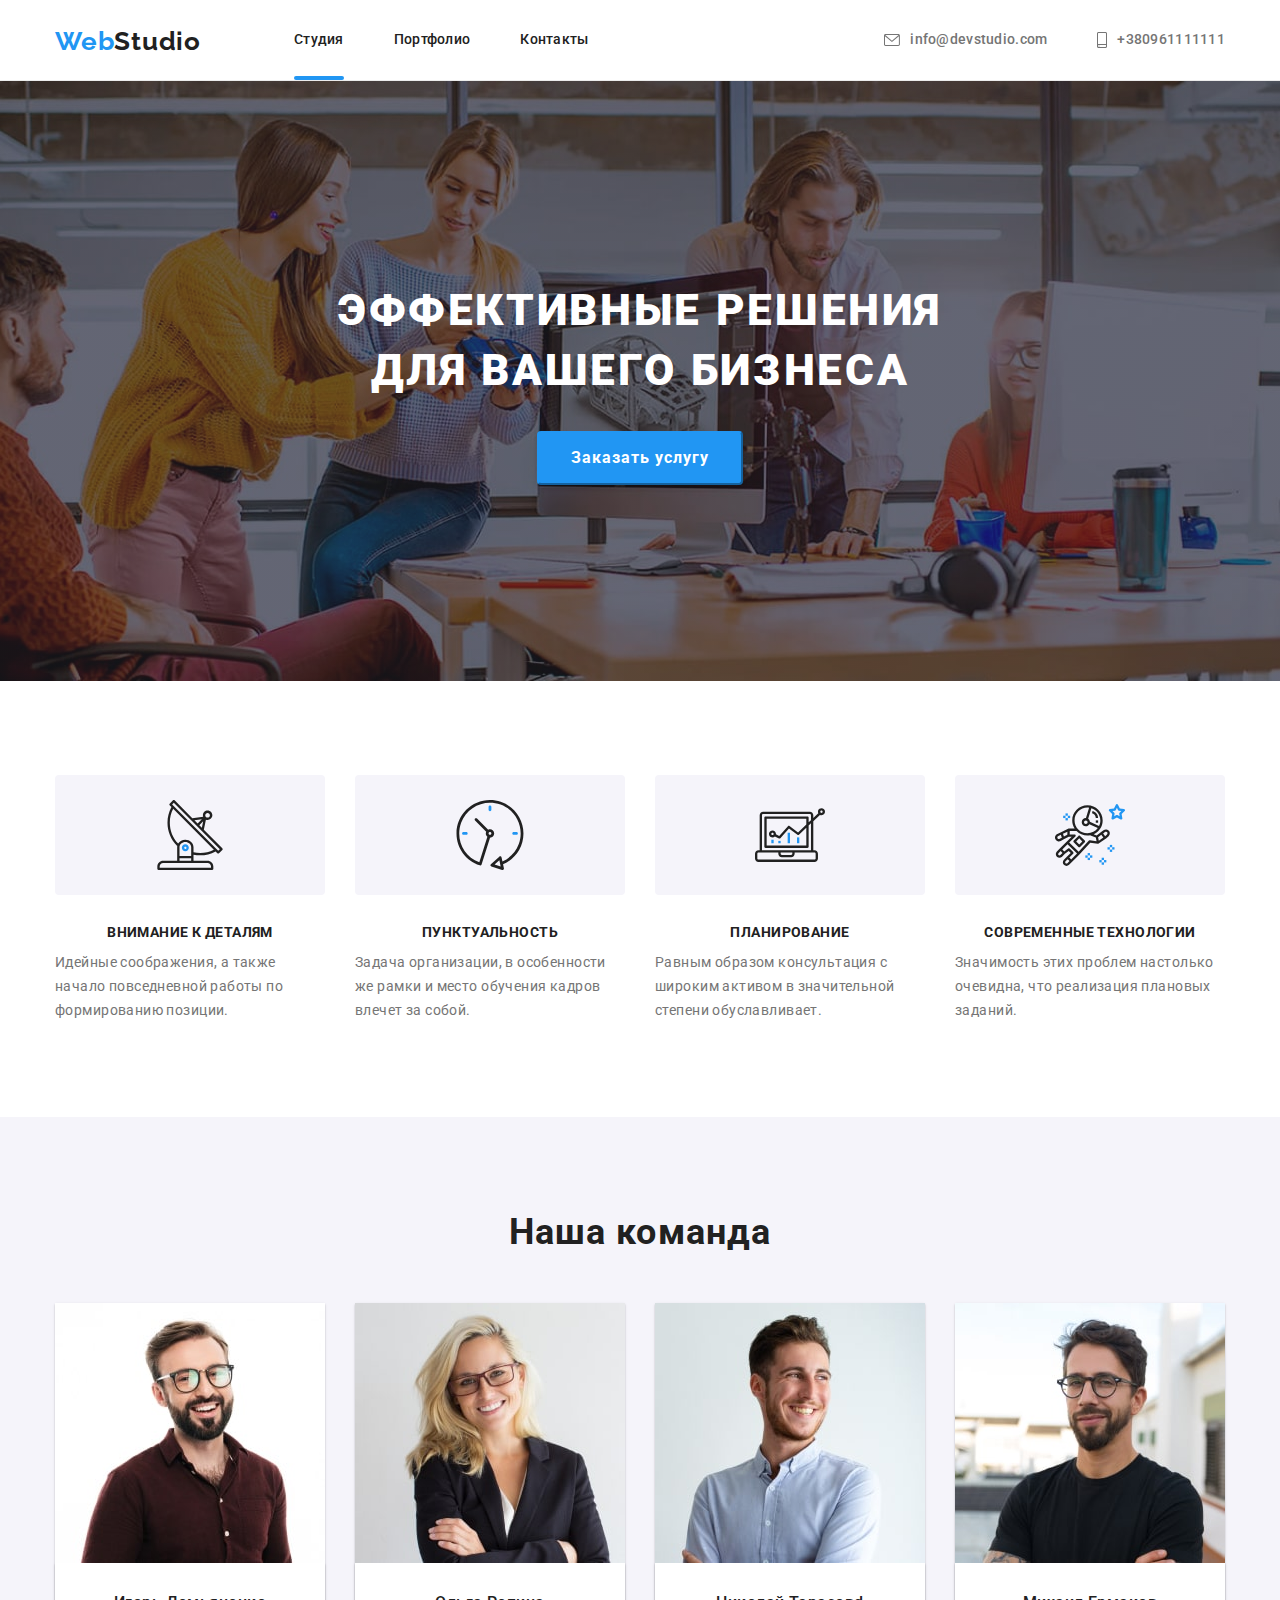
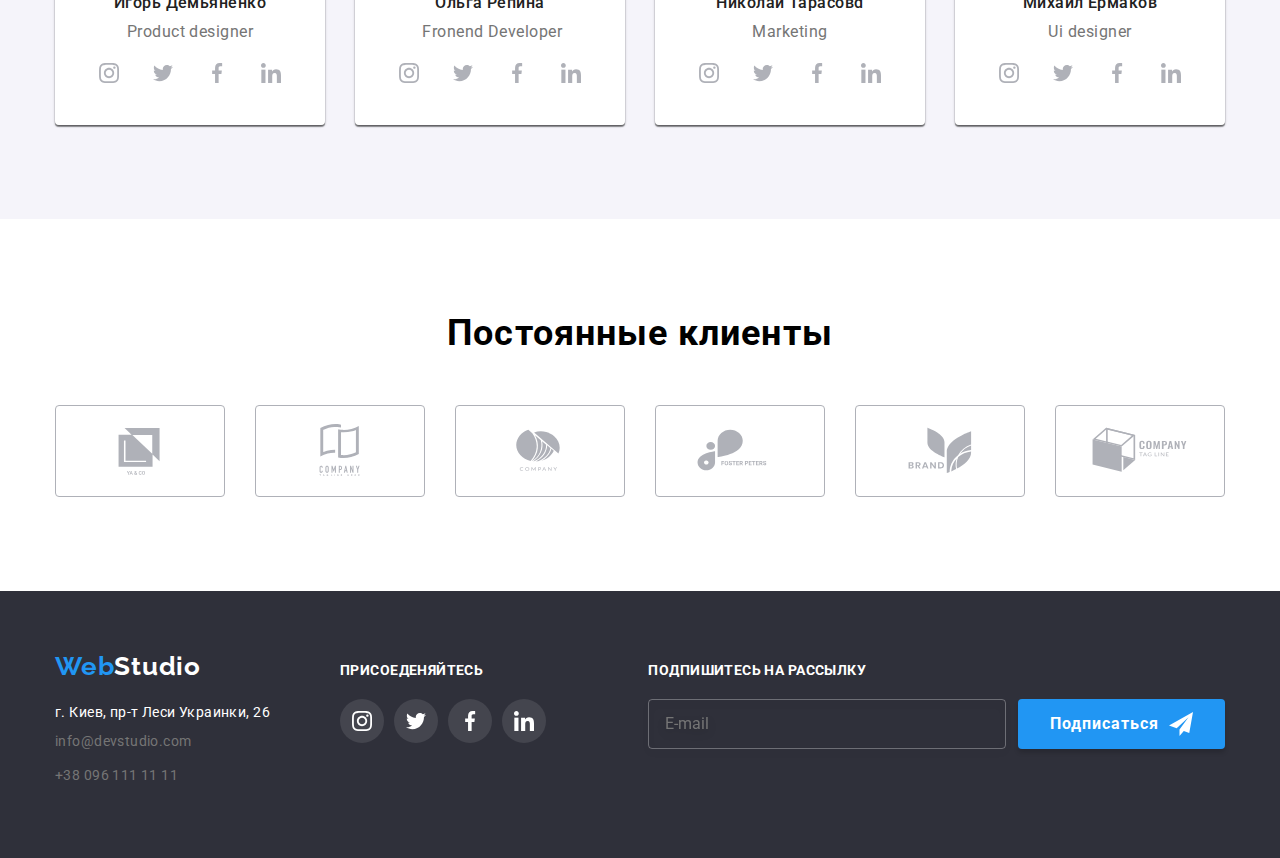
<file: index.html>
<!DOCTYPE html>
<html lang="en">
<head>
    <link rel="stylesheet" href="https://cdnjs.cloudflare.com/ajax/libs/modern-normalize/1.1.0/modern-normalize.min.css"
        integrity="sha512-wpPYUAdjBVSE4KJnH1VR1HeZfpl1ub8YT/NKx4PuQ5NmX2tKuGu6U/JRp5y+Y8XG2tV+wKQpNHVUX03MfMFn9Q=="
        crossorigin="anonymous" referrerpolicy="no-referrer" />
    <meta charset="UTF-8" />
    <meta name="viewport" content="width=device-width, initial-scale=1.0" />
    <link rel="preconnect" href="https://fonts.googleapis.com">
    <link rel="preconnect" href="https://fonts.gstatic.com" crossorigin>
    <link
         rel="preconnect" href="https://fonts.googleapis.com"> 
<link rel="preconnect" href="https://fonts.gstatic.com" crossorigin> 
<link href="https://fonts.googleapis.com/css2?family=Raleway:wght@700&family=Roboto:wght@400;500;700&display=swap" rel="stylesheet">
    <link rel="stylesheet" href="./css/main.min.css">
    <!-- <link rel="stylesheet" href="./css/main.min.css"> -->
    
    <title>Document</title>
</head>
<body>
    <header class="header">
        <div class="header__container container">
            <a class="header__logo link" href="./index.html">Web<span class="logo__web">Studio</span></a>
        <div class="menu-container js-menu-container" id="mobile-menu">
                <div class="menu-container--mobile">
                <nav class="nav">
                <ul class="nav-list list">
                    <li class="nav-list__item"><a class="nav-list__link link current" href="./index.html">Студия</a>
    
                    </li>
                    <li class="nav-list__item"><a class="nav-list__link link " href="./portfolio.html">Портфолио</a>
                    </li>
                    <li class="nav-list__item"><a class="nav-list__link  link" href="">Контакты</a></li>
                </ul>
                </nav>

                
                <ul class="nav-contacts">
                <li class="nav-contacts__item"><a class="nav-contacts__link nav-contacts__mail link " href="mailto:info@devstudio.com">
                        <svg class="nav-contacts__icon" width="16" height="12">
                            <use href="./images/icons.svg#icon-mail"></use>
                        </svg>info@devstudio.com</a>
                </li>
                <li class="nav-contacts__item"><a class="nav-contacts__link nav-contacts__phone link" href="tel:+380961111111">
                        <svg class="nav-contacts__icon" width="10" height="16">
                            <use href="./images/icons.svg#icon-phone"></use>
                        </svg>  +380961111111</a>
                </li>
                </ul>
                <ul class="social-mobile">
                <li class="social-mobile__item">
                    <a href="" class="link social-mobile__link">Instagram</a>
                </li>
                <li class="social-mobile__item">
                    <a href="" class="link social-mobile__link">Twitter</a>
                </li>
                <li class="social-mobile__item">
                    <a href="" class="link social-mobile__link">Facebook</a>
                </li>
                <li class="social-mobile__item">
                    <a href="" class="link social-mobile__link">LinkedIn</a>
                </li>
                </ul>
                </div>
            <button class="close-btn--menu btn js-close-menu" type="button">
                <svg class="close-btn--menu__icon">
                    <use href="./images/new-icons.svg#icon-close"></use>
                </svg>
            </button>
            
        </div>
        <button class="menu-btn btn js-open-menu" type="button" aria-expanded="false" aria-controls="mobile-menu">
            <svg class="menu-btn__icon">
                <use href="./images/new-icons.svg#icon-menu"></use>
            </svg>
        </button>
        </div>
        
    </header>

    <main>
        <section class="hero">
            <div class="container hero-container">
            <h1 class="hero__title">Эффективные решения <br> для вашего бизнеса</h1>
            
            <button class="hero-btn" type="button" data-modal-open>Заказать услугу</button>
                <div class="backdrop is-hidden" data-modal>
                    <div class="modal">
                        <button type="button" class="modal-close" data-modal-close>
                            <svg width="18" height="18">
                                <use href="./images/icons.svg#icon-close">
                                </use>
                            </svg>
                        </button>
                        <h2 class="modal-title">Оставьте данные, мы вам перезвоним</h2>
                        <form class="form" autocomplete="on">
                            <label class="form-field">Имя
                                <input class="form-input" type="text" name="name">
                                <svg class="form-input-svg" width="12" height="12">
                                    <use href="./images/sprite-input.svg#form-person"></use>
                                </svg>
                            </label>
                        
                            <label class="form-field">Телефон
                                <input class="form-input" type="tel" name="tel">
                                <svg class="form-input-svg" width="13" height="13">
                                    <use href="./images/sprite-input.svg#form-phone"></use>
                                </svg>
                            </label>
                        
                            <label class="form-field">Почта
                                <input class="form-input" type="email" name="mail">
                                <svg class="form-input-svg" width="15" height="12">
                                    <use href="./images/sprite-input.svg#form-mail"></use>
                                </svg>
                            </label>
                        
                            <label class="form-field">Комментарий
                                <textarea class="form-input comment" name="comment" id="comment" rows="8"
                                    placeholder="Введите текст"></textarea>
                            </label>
                        
                            <label class="form-field-policy">
                                
                                <input class="form-checkbox" type="checkbox">
                                <span class="checkbox-icon"></span>
                            Соглашаюсь с рассылкой и принимаю<a href="#" class="policy-link">Условия договора</a>
                                
                                
                            </label>
                        
                            <button class="submit-btn btn" type="submit">Отправить</button>
                        </form>
                
                    </div>
                </div>
            </div>
        
        </section>
<section class="section section-benefits">
            <div class="container benefits-container">
            <ul class="benefits list">
                <li class="benefits-item">
                    <div class="benefits-custom">
                        <svg class="benefits-icon">
                            <use href="./images/icons.svg#icon-d1">
                            </use>
                        </svg>
                    </div>
                
               <h3  class="benefits-title">Внимание к деталям</h3>
               <p class="benefits-text">Идейные соображения, а также начало повседневной работы по формированию позиции.</p>
               </li>

               <li class="benefits-item">
                <div class="benefits-custom">
                    <svg class="benefits-icon">
                        <use href="./images/icons.svg#icon-d2">
                        </use>
                    </svg>
                </div>
               <h3 class="benefits-title">Пунктуальность</h3>
               <p class="benefits-text">Задача организации, в особенности же рамки и место обучения кадров влечет за собой.</p>
               </li>
               
               <li class="benefits-item">
                <div class="benefits-custom">
                    <svg class="benefits-icon">
                        <use href="./images/icons.svg#icon-d3">
                        </use>
                    </svg>
                </div>
               <h3 class="benefits-title">Планирование</h3>
               <p class="benefits-text">Равным образом консультация с широким активом в значительной степени обуславливает.</p>
               </li>

               <li class="benefits-item">
                <div class="benefits-custom">
                    <svg class="benefits-icon">
                        <use href="./images/icons.svg#icon-d4">
                        </use>
                    </svg>
                </div>
               <h3 class="benefits-title">Современные технологии</h3>
               <p class="benefits-text">Значимость этих проблем настолько очевидна, что реализация плановых заданий.</p>
               </li>
            </ul>
            </div>
        </section>

        <section class="section work-section">
            <div class="container">
            <h2 class="works-title">
                Чем мы занимаемся
            </h2>
            
            <ul class="works list">
                <li class="works-item">
                <img class="img" src="./images/img.jpg" alt="примеры работ" width="370" height="294" />
                <div class="label">
                    <h3 class="works-name">Десктопная разработка</h3>
                </div>
                </li>

                <li class="works-item">
                    <img class="img" src="./images/img-2.jpg" alt="примеры работ" width="370" height="294" />
                    <div class="label">
                        <h3 class="works-name">Мобильные приложения</h3>
                    </div>
                </li>

                <li class="works-item">
                    <img class="img" src="./images/img-3.jpg" alt="примеры работ" width="370" height="294" />
                    <div class="label">
                        <h3 class="works-name">Дизайнерские решения</h3>
                    </div>
                </li>
            </ul>
            </div>
        </section>

        <section class="section team-section" >
            <div class="container container-command">
            <h2 class="section-command"> Наша команда</h2>

            <ul class="command list">
                <li class="command-item">
                    <picture>
                        <source srcset="./images8/igor.jpg 1x, ./images8/igor@2x.jpg 2x" media="(min-width: 1200px)" />
                        <source srcset="./images8/igor-t.jpg 1x, ./images8/igor-t@2x.jpg 2x" media="(min-width: 768px)" />
                        <source srcset="./images8/igor-m.jpg 1x, ./images8/igor-m@2x.jpg 2x" media="(min-width: 480px)" />
                        <img class="img" src="./images/w1.jpg" alt="Игорь Демьяненко-Product designer" />
                    </picture>
                    <div class="command-text">
                        <h3 class="command-item-name">Игорь Демьяненко</h3>
                        <p class="command-item-text">Product designer</p>
                        <div class="command-link">
                            <ul class="command-link-list">
                                <li class="social-item list">
                                    <a class="join-social-link link" href="https://www.instagram.com">
                                        <svg class="command-social-icon" >
                                            <use href="./images/icons.svg#icon-instagram-2">
                                            </use>
                                        </svg>
                                    </a>
                        
                                </li>
                                <li class="social-item list">
                                    <a class="join-social-link link" href="https://twitter.com">
                                        <svg class="command-social-icon" >
                                            <use href="./images/icons.svg#icon-twitter-1">
                                            </use>
                                        </svg>
                                    </a>
                                </li>
                                <li class="social-item list">
                                    <a class="join-social-link link" href="https://www.facebook.com">
                                        <svg class="command-social-icon" >
                                            <use href="./images/icons.svg#icon-facebook-1">
                                            </use>
                                        </svg>
                                    </a>
                                </li>
                                <li class="social-item list">
                                    <a class="join-social-link link" href="https://www.linked-in.com">
                                        <svg class="command-social-icon" >
                                            <use href="./images/icons.svg#icon-linkedin-1">
                                            </use>
                                        </svg>
                                    </a>
                                </li>
                            </ul>
                        </div>

                    </div>
                </li>

                <li class="command-item">
                    <picture>
                        <source srcset="./images8/olga.jpg 1x, ./images8/olga@2x.jpg 2x" media="(min-width: 1200px)" />
                        <source srcset="./images8/olga-t.jpg 1x, ./images8/olga-t@2x.jpg 2x" media="(min-width: 768px)" />
                        <source srcset="./images8/olga-m.jpg 1x, ./images8/olga-m@2x.jpg 2x" media="(min-width: 480px)" />
                        <img class="img" src="./images/w2.jpg" alt="Игорь Демьяненко-Product designer"/>
                    </picture>
                    <div class="command-text">
                        <h3 class="command-item-name">Ольга Репина</h3>
                        <p class="command-item-text"> Fronend Developer</p>
                        <div class="command-link">
                            <ul class="command-link-list">
                                <li class="social-item list">
                                    <a class="join-social-link link" href="https://www.instagram.com">
                                        <svg class="command-social-icon">
                                            <use href="./images/icons.svg#icon-instagram-2">
                                            </use>
                                        </svg>
                                    </a>
                        
                                </li>
                                <li class="social-item list">
                                    <a class="join-social-link link" href="https://twitter.com">
                                        <svg class="command-social-icon">
                                            <use href="./images/icons.svg#icon-twitter-1">
                                            </use>
                                        </svg>
                                    </a>
                                </li>
                                <li class="social-item list">
                                    <a class="join-social-link link" href="https://www.facebook.com">
                                        <svg class="command-social-icon">
                                            <use href="./images/icons.svg#icon-facebook-1">
                                            </use>
                                        </svg>
                                    </a>
                                </li>
                                <li class="social-item list">
                                    <a class="join-social-link link" href="https://www.linked-in.com">
                                        <svg class="command-social-icon">
                                            <use href="./images/icons.svg#icon-linkedin-1">
                                            </use>
                                        </svg>
                                    </a>
                                </li>
                            </ul>
                        </div>
                        
                        

                    </div>
                </li>

                <li class="command-item">
                    <picture>
                        <source srcset="./images8/nicolai.jpg 1x, ./images8/nicolai@2x.jpg 2x" media="(min-width: 1200px)" />
                        <source srcset="./images8/nicolai-t.jpg 1x, ./images8/nicolai-t@2x.jpg 2x" media="(min-width: 768px)" />
                        <source srcset="./images8/nicolai-m.jpg 1x, ./images8/nicolai-m@2x.jpg 2x" media="(min-width: 480px)" />
                        <img class="img" src="./images/w3.jpg" alt="Игорь Демьяненко-Product designer"/>
                    </picture>
                    <div class="command-text">
                        <h3 class="command-item-name">Николай Тарасовd</h3>
                        <p class="command-item-text">Marketing</p>
                        <div class="command-link">
                            <ul class="command-link-list">
                                <li class="social-item list">
                                    <a class="join-social-link link" href="https://www.instagram.com">
                                        <svg class="command-social-icon">
                                            <use href="./images/icons.svg#icon-instagram-2">
                                            </use>
                                        </svg>
                                    </a>
                        
                                </li>
                                <li class="social-item list">
                                    <a class="join-social-link link" href="https://twitter.com">
                                        <svg class="command-social-icon">
                                            <use href="../images/icons.svg#icon-twitter-1">
                                            </use>
                                        </svg>
                                    </a>
                                </li>
                                <li class="social-item list">
                                    <a class="join-social-link link" href="https://www.facebook.com">
                                        <svg class="command-social-icon">
                                            <use href="./images/icons.svg#icon-facebook-1">
                                            </use>
                                        </svg>
                                    </a>
                                </li>
                                <li class="social-item list">
                                    <a class="join-social-link link" href="https://www.linked-in.com">
                                        <svg class="command-social-icon">
                                            <use href="./images/icons.svg#icon-linkedin-1">
                                            </use>
                                        </svg>
                                    </a>
                                </li>
                            </ul>
                        </div>

                    </div>
                </li>

                <li class="command-item">
                    <picture>
                        <source srcset="./images8/michail.jpg 1x, ./images8/michail@2x.jpg 2x" media="(min-width: 1200px)" />
                        <source srcset="./images8/michail-t.jpg 1x, ./images8/michail-t@2x.jpg 2x" media="(min-width: 768px)" />
                        <source srcset="./images8/michail-m.jpg 1x, ./images8/michail-m@2x.jpg 2x" media="(min-width: 480px)" />
                        <img class="img" src="./images/w4.jpg" alt="Игорь Демьяненко-Product designer"/>
                    </picture>
                    <div class="command-text">
                        <h3 class="command-item-name">Михаил Ермаков</h3>
                        <p class="command-item-text">Ui designer</p>
                        <div class="command-link">
                            <ul class="command-link-list">
                                <li class="social-item list">
                                    <a class="join-social-link link" href="https://www.instagram.com">
                                        <svg class="command-social-icon">
                                            <use href="./images/icons.svg#icon-instagram-2">
                                            </use>
                                        </svg>
                                    </a>
                        
                                </li>
                                <li class="social-item list">
                                    <a class="join-social-link link" href="https://twitter.com">
                                        <svg class="command-social-icon">
                                            <use href="./images/icons.svg#icon-twitter-1">
                                            </use>
                                        </svg>
                                    </a>
                                </li>
                                <li class="social-item list">
                                    <a class="join-social-link link" href="https://www.facebook.com">
                                        <svg class="command-social-icon">
                                            <use href="./images/icons.svg#icon-facebook-1">
                                            </use>
                                        </svg>
                                    </a>
                                </li>
                                <li class="social-item list">
                                    <a class="join-social-link link" href="https://www.linked-in.com">
                                        <svg class="command-social-icon">
                                            <use href="./images/icons.svg#icon-linkedin-1">
                                            </use>
                                        </svg>
                                    </a>
                                </li>
                            </ul>
                        </div>

                    </div>
                </li>

            </ul>
            </div>
        </section>

    </main>

    <section class="section">
        <div class="container">
            <h2 class="section-clients">Постоянные клиенты</h2>
            <ul class="clients-list list">
                <li class="clients-item">
                    <a class="clients-link link" href="">
                        <svg class="clients-icon">
                            <use href="./images/icons.svg#icon-client1"></use>
                        </svg>
                    </a>
                </li>
                <li class="clients-item">
                    <a class="clients-link link" href="">
                        <svg class="clients-icon">
                            <use href="./images/icons.svg#icon-client2"></use>
                        </svg>
                    </a>
                </li>
                <li class="clients-item">
                    <a class="clients-link link" href="">
                        <svg class="clients-icon">
                            <use href="./images/icons.svg#icon-client3"></use>
                        </svg>
                    </a>
                </li>
                <li class="clients-item">
                    <a class="clients-link link" href="">
                        <svg class="clients-icon">
                            <use href="./images/icons.svg#icon-client4"></use>
                        </svg>
                    </a>
                </li>
                <li class="clients-item">
                    <a class="clients-link link" href="">
                        <svg class="clients-icon">
                            <use href="./images/icons.svg#icon-client5"></use>
                        </svg>
                    </a>
                </li>
                <li class="clients-item">
                    <a class="clients-link link" href="">
                        <svg class="clients-icon">
                            <use href="./images/icons.svg#icon-client6"></use>
                        </svg>
                    </a>
                </li>
            </ul>
        </div>
    </section>
    <footer class="footer">
        <div class="footer__container container">
            <div class="footer__container--tablet">
            <div class="adress">
                <a class="logo__footer link" href="">Web<span class="logo__web--white">Studio</span></a>
    
                <address class="adress">
                    <ul class="adress-company list">
    
                        <li class="adress-company__street link">
                            г. Киев, пр-т Леси Украинки, 26
                        </li>
    
                        <li>
                            <a class="adress-company__link link" href="mailto:info@devstudio.com">info@devstudio.com</a>
                        </li>
    
                        <li>
                            <a class="adress-company__link link" href="tel:+380961111111">+38 096 111 11 11</a>
                        </li>
                    </ul>
                </address>
            </div>
            
            
    
            <div class="join">
                <h2 class="join__title">Присоеденяйтесь</h2>
                <ul class="join__list">
                    <li class="join__item list">
                        <a class="join__link link" href="https://www.instagram.com">
                            <svg class="join__social-icon">
                                <use href="./images/icons.svg#icon-instagram-2">
                                </use>
                            </svg>
                        </a>
    
                    </li>
                    <li class="join__item list">
                        <a class="join__link link" href="https://twitter.com">
                            <svg class="join__social-icon">
                                <use href="./images/icons.svg#icon-twitter-1">
                                </use>
                            </svg>
                        </a>
                    </li>
                    <li class="join__item list">
                        <a class="join__link link" href="https://www.facebook.com">
                            <svg class="join__social-icon">
                                <use href="./images/icons.svg#icon-facebook-1">
                                </use>
                            </svg>
                        </a>
                    </li>
                    <li class="join__item list">
                        <a class="join__link link" href="https://www.linked-in.com">
                            <svg class="join__social-icon">
                                <use href="./images/icons.svg#icon-linkedin-1">
                                </use>
                            </svg>
                        </a>
                    </li>
                </ul>
            </div>
            </div>
            <div class="subscribe">
                <h2 class="subscribe__title">Подпишитесь на рассылку</h2>
                <form class="footer-form">
                    <label class="subscribe__field"> 
                        <input class="footer-form__input" type="email" placeholder="E-mail">
                    </label>
                    
                    <button class="footer-form__btn btn" type="submit">Подписаться
                        <svg class="footer-form__icon" width="24" height="24">
                            <use href="./images/sprite.svg#icon send"></use>
                        </svg>
                    </button>
                </form>
            </div>
        </div>
    
    </footer>
     
<script src="./js/modal.js"></script>
<script src="./js/mobile-menu.js"></script>
</body>
</html>
</file>
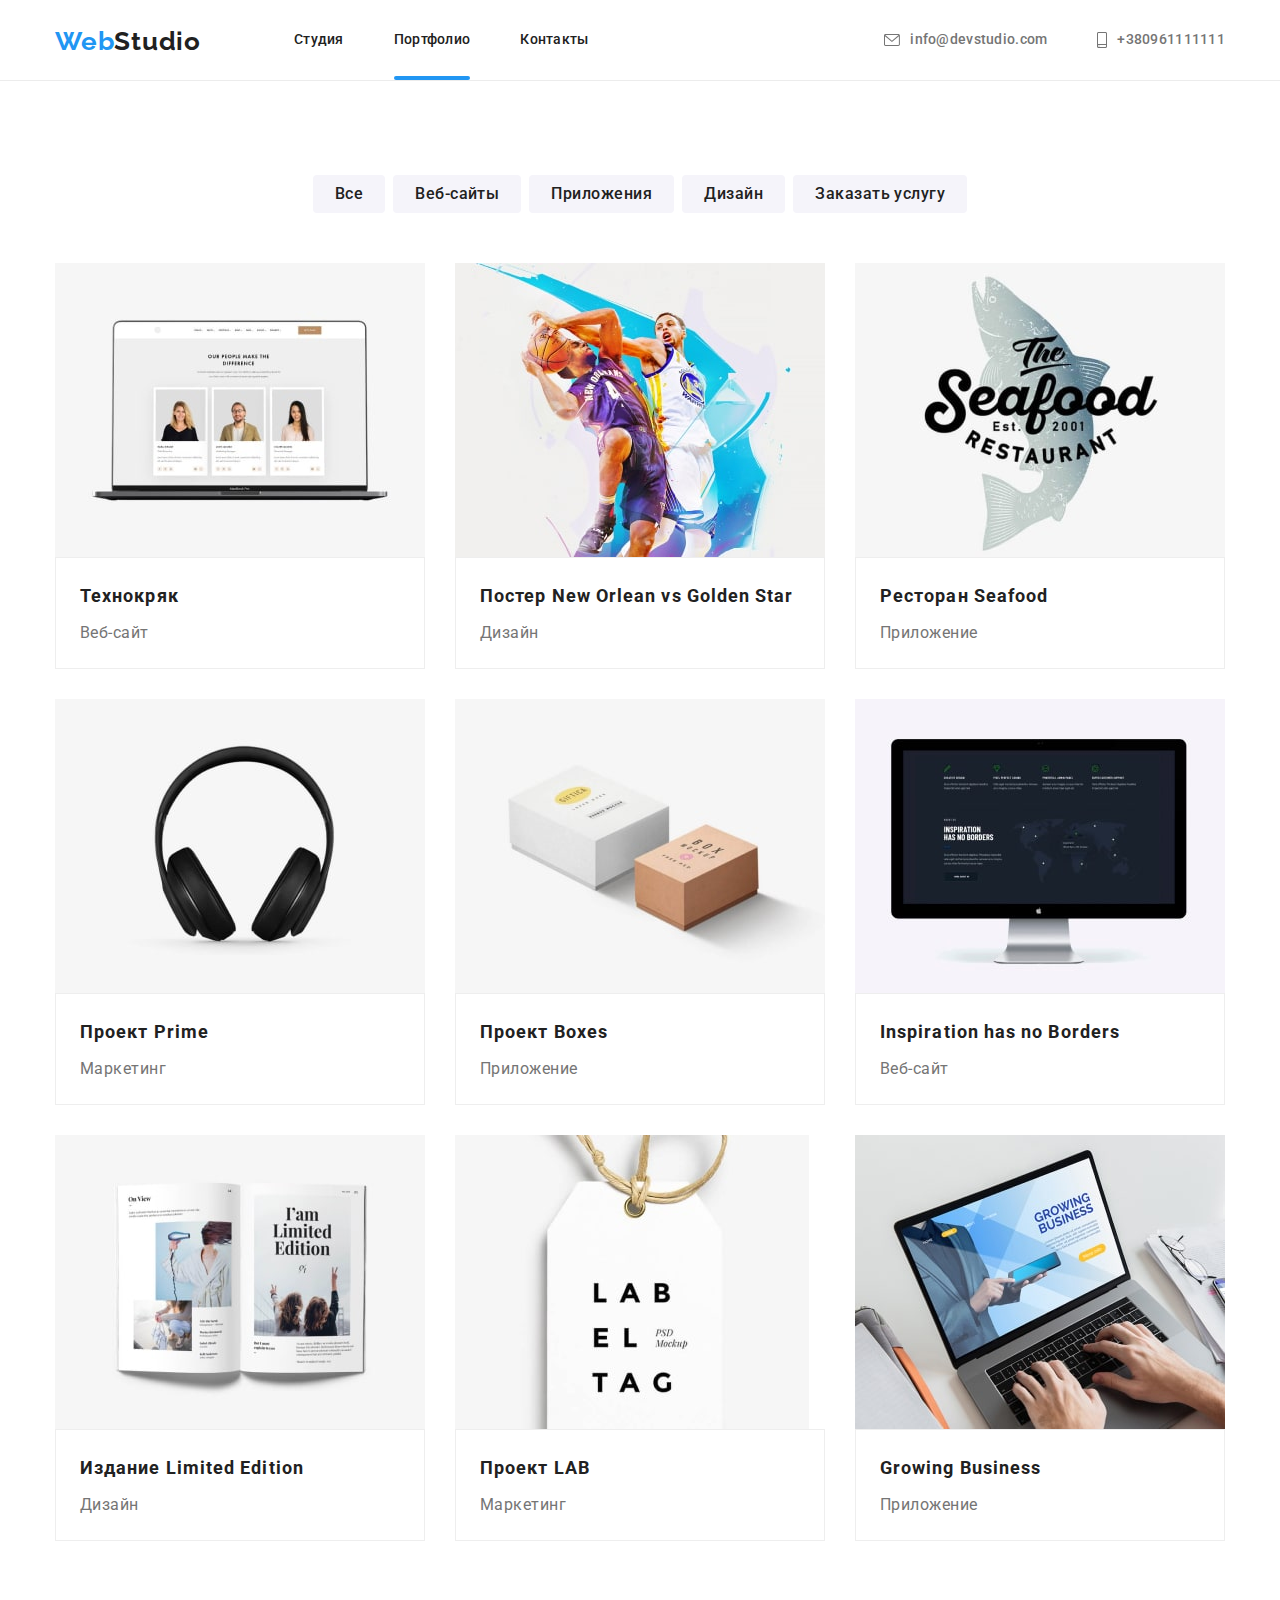
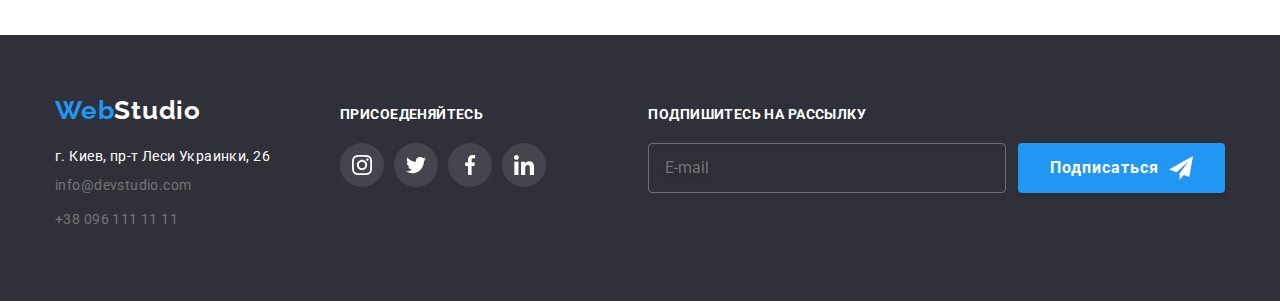
<file: portfolio.html>
<!DOCTYPE html>
<html lang="en">
<head>

    <link rel="stylesheet" href="https://cdnjs.cloudflare.com/ajax/libs/modern-normalize/1.1.0/modern-normalize.min.css"
        integrity="sha512-wpPYUAdjBVSE4KJnH1VR1HeZfpl1ub8YT/NKx4PuQ5NmX2tKuGu6U/JRp5y+Y8XG2tV+wKQpNHVUX03MfMFn9Q=="
        crossorigin="anonymous" referrerpolicy="no-referrer" />
    <meta charset="UTF-8" >
    <meta name="viewport" content="width=device-width, initial-scale=1.0" />
    <link rel="stylesheet" href="./css/main.min.css">
    <link rel="preconnect" href="https://fonts.googleapis.com">
    <link rel="preconnect" href="https://fonts.gstatic.com" crossorigin>
    <link href="https://fonts.googleapis.com/css2?family=Raleway:wght@700&family=Roboto:wght@400;500;700&display=swap"
        rel="stylesheet">
    
    <title>Document</title>

</head>

<body>
    <header class="header">
        <div class="header__container container">
            <a class="header__logo link" href="./index.html">Web<span class="logo__web">Studio</span></a>
            <div class="menu-container js-menu-container" id="mobile-menu">
                <div class="menu-container--mobile">
                    <nav class="nav">
                        <ul class="nav-list list">
                            <li class="nav-list__item"><a class="nav-list__link link" href="./index.html">Студия</a>
    
                            </li>
                            <li class="nav-list__item"><a class="nav-list__link link current" href="./portfolio.html">Портфолио</a>
                            </li>
                            <li class="nav-list__item"><a class="nav-list__link  link" href="">Контакты</a></li>
                        </ul>
                    </nav>
    
    
                    <ul class="nav-contacts">
                        <li class="nav-contacts__item"><a class="nav-contacts__link nav-contacts__mail link "
                                href="mailto:info@devstudio.com">
                                <svg class="nav-contacts__icon" width="16" height="12">
                                    <use href="./images/icons.svg#icon-mail"></use>
                                </svg>info@devstudio.com</a>
                        </li>
                        <li class="nav-contacts__item"><a class="nav-contacts__link nav-contacts__phone link"
                                href="tel:+380961111111">
                                <svg class="nav-contacts__icon" width="10" height="16">
                                    <use href="./images/icons.svg#icon-phone"></use>
                                </svg>+380961111111</a>
                        </li>
                    </ul>
                    <ul class="social-mobile">
                        <li class="social-mobile__item">
                            <a href="" class="link social-mobile__link">Instagram</a>
                        </li>
                        <li class="social-mobile__item">
                            <a href="" class="link social-mobile__link">Twitter</a>
                        </li>
                        <li class="social-mobile__item">
                            <a href="" class="link social-mobile__link">Facebook</a>
                        </li>
                        <li class="social-mobile__item">
                            <a href="" class="link social-mobile__link">LinkedIn</a>
                        </li>
                    </ul>
                </div>
                <button class="close-btn--menu btn js-close-menu" type="button">
                    <svg class="close-btn--menu__icon">
                        <use href="./images/new-icons.svg#icon-close"></use>
                    </svg>
                </button>
    
            </div>
            <button class="menu-btn btn js-open-menu" type="button" aria-expanded="false" aria-controls="mobile-menu">
                <svg class="menu-btn__icon">
                    <use href="./images/new-icons.svg#icon-menu"></use>
                </svg>
            </button>
        </div>
    
    </header>
    <main>

        <section class="section">
            <div class="container">
                    <h1 class="visually-hidden">title </h1>
          <ul class="filter list">
            <li class="filter__item"><button class="filter__btn" type="button">Все</button></li>
            <li class="filter__item"><button class="filter__btn" type="button">Веб-сайты</button></li>
            <li class="filter__item"><button class="filter__btn" type="button">Приложения</button></li>
            <li class="filter__item"><button class="filter__btn" type="button">Дизайн</button></li>
            <li class="filter__item"><button class="filter__btn" type="button">Заказать услугу</button></li>
           </ul>


            <ul class="cards-set list">
                <li class="cards-set__item">
                    <article class="article">
                        <a class="article__link link" href="">
                            <div class="article__tumb">
                                <div class="article__overlay">
                                    <p class="article__text">
                                        Технокряк это современная площадка распространения коронавируса. Компании
                                        используют эту платформу для цифрового шпионажа и атак на защищённые сервера
                                        конкурентов.
                                    </p>
                                </div>
                                <picture>
                                    <source srcset="./images8/imgsitewhite.jpg 1x, ./images8/imgsitewhite@2x.jpg 2x"
                                        media="(min-width: 1200px)" />
                                    <source srcset="./images8/imgsitewhite-t.jpg 1x, ./images8/imgsitewhite-t@2x.jpg 2x"
                                        media="(min-width: 768px)" />
                                    <source srcset="./images8/imgsitewhite-m.jpg 1x, ./images8/imgsitewhite-m@2x.jpg 2x"
                                        media="(max-width: 768px)" />
                                    <!-- <img src="./images8/imgsitewhite-m.jpg" alt="Веб-сайт" /> -->
                                    <img class="project__img img" src="./images/img-p1.jpg" alt="примеры работ"  />
                                </picture>
                            </div>
                            <div class="article__wrapper">
                                <h2 class="article__title">Технокряк</h2>
                                <p class="article__descr">Веб-сайт</p>
                            </div>
                        </a>
                    </article>
                </li>
                <li class="cards-set__item">
                    <article class="article">
                        <a class="article__link link" href="">
                            <div class="article__tumb">
                                <div class="article__overlay">
                                    <p class="article__text">
                                        Технокряк это современная площадка распространения коронавируса. Компании
                                        используют эту платформу для цифрового шпионажа и атак на защищённые сервера
                                        конкурентов.
                                    </p>
                                </div>
                                <picture>
                                    <source srcset="./images8/imgposter.jpg 1x, ./images8/imgposter@2x.jpg 2x"
                                        media="(min-width: 1200px)" />
                                    <source srcset="./images8/imgposter-t.jpg 1x, ./images8/imgposter-t@2x.jpg 2x"
                                        media="(min-width: 768px)" />
                                    <source srcset="./images8/imgposter-m.jpg 1x, ./images8/imgposter-m@2x.jpg 2x"
                                        media="(max-width: 768px)" />
                                    <img class="project__img img" src="./images/img-p2.jpg" alt="примеры работ" />
                                </picture>
                            </div>
                            <div class="article__wrapper">
                                <h2 class="article__title">
                                    Постер <span lang="en">New Orlean vs Golden Star</span>
                                </h2>
                                <p class="article__descr">Дизайн</p>
                            </div>
                        </a>
                    </article>
                </li>
                <li class="cards-set__item">
                    <article class="article">
                        <a class="article__link link" href="">
                            <div class="article__tumb">
                                <div class="article__overlay">
                                    <p class="article__text">
                                        Технокряк это современная площадка распространения коронавируса. Компании
                                        используют эту платформу для цифрового шпионажа и атак на защищённые сервера
                                        конкурентов.
                                    </p>
                                </div>
                                <picture>
                                    <source srcset="./images8/imgbrandlogo.jpg 1x, ./images8/imgbrandlogo@2x.jpg 2x"
                                        media="(min-width: 1200px)" />
                                    <source srcset="./images8/imgbrandlogo-t.jpg 1x, ./images8/imgbrandlogo-t@2x.jpg 2x"
                                        media="(min-width: 768px)" />
                                    <source srcset="./images8/imgbrandlogo-m.jpg 1x, ./images8/imgbrandlogo-m@2x.jpg 2x"
                                        media="(max-width: 768px)" />
                                    <img class="project__img img" src="./images/img-p3.jpg" alt="примеры работ" />
                                </picture>
                            </div>
                            <div class="article__wrapper">
                                <h2 class="article__title">Ресторан <span lang="en">Seafood</span></h2>
                                <p class="article__descr">Приложение</p>
                            </div>
                        </a>
                    </article>
                </li>
                <li class="cards-set__item">
                    <article class="article">
                        <a class="article__link link" href="">
                            <div class="article__tumb">
                                <div class="article__overlay">
                                    <p class="article__text">
                                        Технокряк это современная площадка распространения коронавируса. Компании
                                        используют эту платформу для цифрового шпионажа и атак на защищённые сервера
                                        конкурентов.
                                    </p>
                                </div>
                                <picture>
                                    <source srcset="./images8/imgheadphones.jpg 1x, ./images8/imgheadphones@2x.jpg 2x"
                                        media="(min-width: 1200px)" />
                                    <source srcset="./images8/imgheadphones-t.jpg 1x, ./images8/imgheadphones-t@2x.jpg 2x"
                                        media="(min-width: 768px)" />
                                    <source srcset="./images8/imgheadphones-m.jpg 1x, ./images8/imgheadphones-m@2x.jpg 2x"
                                        media="(max-width: 768px)" />
                                    <img class="project__img img" src="./images/img-p4.jpg" alt="примеры работ" />
                                </picture>
                            </div>
                            <div class="article__wrapper">
                                <h2 class="article__title">Проект <span lang="en">Prime</span></h2>
                                <p class="article__descr">Маркетинг</p>
                            </div>
                        </a>
                    </article>
                </li>
                <li class="cards-set__item">
                    <article class="article">
                        <a class="article__link link" href="">
                            <div class="article__tumb">
                                <div class="article__overlay">
                                    <p class="article__text">
                                        Технокряк это современная площадка распространения коронавируса. Компании
                                        используют эту платформу для цифрового шпионажа и атак на защищённые сервера
                                        конкурентов.
                                    </p>
                                </div>
                                <picture>
                                    <source srcset="./images8/imgboxes.jpg 1x, ./images8/imgboxes@2x.jpg 2x"
                                        media="(min-width: 1200px)" />
                                    <source srcset="./images8/imgboxes-t.jpg 1x, ./images8/imgboxes-t@2x.jpg 2x"
                                        media="(min-width: 768px)" />
                                    <source srcset="./images8/imgboxes-m.jpg 1x, ./images8/imgboxes-m@2x.jpg 2x"
                                        media="(max-width: 768px)" />
                                    <img class="project__img img" src="./images/img-p5.jpg" alt="примеры работ" />
                                </picture>
                            </div>
                            <div class="article__wrapper">
                                <h2 class="article__title">Проект <span lang="en">Boxes</span></h2>
                                <p class="article__descr">Приложение</p>
                            </div>
                        </a>
                    </article>
                </li>
                <li class="cards-set__item">
                    <article class="article">
                        <a class="article__link link" href="">
                            <div class="article__tumb">
                                <div class="article__overlay">
                                    <p class="article__text">
                                        Технокряк это современная площадка распространения коронавируса. Компании
                                        используют эту платформу для цифрового шпионажа и атак на защищённые сервера
                                        конкурентов.
                                    </p>
                                </div>
                                <picture>
                                    <source srcset="./images8/imgsiteblack.jpg 1x, ./images8/imgsiteblack@2x.jpg 2x"
                                        media="(min-width: 1200px)" />
                                    <source srcset="./images8/imgsiteblack-t.jpg 1x, ./images8/imgsiteblack-t@2x.jpg 2x"
                                        media="(min-width: 768px)" />
                                    <source srcset="./images8/imgsiteblack-m.jpg 1x, ./images8/imgsiteblack-m@2x.jpg 2x"
                                        media="(max-width: 768px)" />
                                    <img class="project__img img" src="./images/img-p6.jpg" alt="примеры работ" />
                                </picture>
                            </div>
                            <div class="article__wrapper">
                                <h2 class="article__title">
                                    <span lang="en">Inspiration has no Borders</span>
                                </h2>
                                <p class="article__descr">Веб-сайт</p>
                            </div>
                        </a>
                    </article>
                </li>
                <li class="cards-set__item">
                    <article class="article">
                        <a class="article__link link" href="">
                            <div class="article__tumb">
                                <div class="article__overlay">
                                    <p class="article__text">
                                        Технокряк это современная площадка распространения коронавируса. Компании
                                        используют эту платформу для цифрового шпионажа и атак на защищённые сервера
                                        конкурентов.
                                    </p>
                                </div>
                                <picture>
                                    <source srcset="./images8/imgbook.jpg 1x, ./images8/imgbook@2x.jpg 2x"
                                        media="(min-width: 1200px)" />
                                    <source srcset="./images8/imgbook-t.jpg 1x, ./images8/imgbook-t@2x.jpg 2x"
                                        media="(min-width: 768px)" />
                                    <source srcset="./images8/imgbook-m.jpg 1x, ./images8/imgbook-m@2x.jpg 2x"
                                        media="(max-width: 768px)" />
                                    <img class="project__img img" src="./images/img-p7.jpg" alt="примеры работ" />
                                </picture>
                            </div>
                            <div class="article__wrapper">
                                <h2 class="article__title">Издание <span lang="en">Limited Edition</span></h2>
                                <p class="article__descr">Дизайн</p>
                            </div>
                        </a>
                    </article>
                </li>
                <li class="cards-set__item">
                    <article class="article">
                        <a class="article__link link" href="">
                            <div class="article__tumb">
                                <div class="article__overlay">
                                    <p class="article__text">
                                        Технокряк это современная площадка распространения коронавируса. Компании
                                        используют эту платформу для цифрового шпионажа и атак на защищённые сервера
                                        конкурентов.
                                    </p>
                                </div>
                                <picture>
                                    <source srcset="./images8/imglable.jpg 1x ./images8/imglable@2x.jpg 2x"
                                        media="(min-width: 1200px)" />
                                    <source srcset="./images8/imglable-t.jpg 1x, ./images8/imglable-t@2x.jpg 2x"
                                        media="(min-width: 768px)" />
                                    <source srcset="./images8/imglable-m.jpg 1x, ./images8/imglable-m@2x.jpg 2x"
                                        media="(max-width: 768px)" />
                                    <img class="project__img img" src="./images/img-p8.jpg" alt="примеры работ" />
                                </picture>
                            </div>
                            <div class="article__wrapper">
                                <h2 class="article__title">Проект <span lang="en">LAB</span></h2>
                                <p class="article__descr">Маркетинг</p>
                            </div>
                        </a>
                    </article>
                </li>
                <li class="cards-set__item">
                    <article class="article">
                        <a class="article__link link" href="">
                            <div class="article__tumb">
                                <div class="article__overlay">
                                    <p class="article__text">
                                        Технокряк это современная площадка распространения коронавируса. Компании
                                        используют эту платформу для цифрового шпионажа и атак на защищённые сервера
                                        конкурентов.
                                    </p>
                                </div>
                                <picture>
                                    <source srcset="./images8/imgnotepad.jpg 1x, ./images8/imgnotepad@2x.jpg 2x"
                                        media="(min-width: 1200px)" />
                                    <source srcset="./images8/imgnotepad-t.jpg 1x, ./images8/imgnotepad-t@2x.jpg 2x"
                                        media="(min-width: 768px)" />
                                    <source srcset="./images8/imgnotepad-m.jpg 1x, ./images8/imgnotepad-m@2x.jpg 2x"
                                        media="(max-width: 768px)" />
                                    <img class="project__img img" src="./images/img-p9.jpg" alt="примеры работ" />
                                </picture>
                            </div>
                            <div class="article__wrapper">
                                <h2 class="article__title"><span lang="en">Growing Business</span></h2>
                                <p class="article__descr">Приложение</p>
                            </div>
                        </a>
                    </article>
                </li>
            </ul>
        </div>
        </section>
    </main>


    <footer class="footer">
        <div class="footer__container container">
            <div class="footer__container--tablet">
                <div class="adress">
                    <a class="logo__footer link" href="">Web<span class="logo__web--white">Studio</span></a>
    
                    <address class="adress">
                        <ul class="adress-company list">
    
                            <li class="adress-company__street link">
                                г. Киев, пр-т Леси Украинки, 26
                            </li>
    
                            <li>
                                <a class="adress-company__link link" href="mailto:info@devstudio.com">info@devstudio.com</a>
                            </li>
    
                            <li>
                                <a class="adress-company__link link" href="tel:+380961111111">+38 096 111 11 11</a>
                            </li>
                        </ul>
                    </address>
                </div>
    
    
    
                <div class="join">
                    <h2 class="join__title">Присоеденяйтесь</h2>
                    <ul class="join__list">
                        <li class="join__item list">
                            <a class="join__link link" href="https://www.instagram.com">
                                <svg class="join__social-icon">
                                    <use href="./images/icons.svg#icon-instagram-2">
                                    </use>
                                </svg>
                            </a>
    
                        </li>
                        <li class="join__item list">
                            <a class="join__link link" href="https://twitter.com">
                                <svg class="join__social-icon">
                                    <use href="./images/icons.svg#icon-twitter-1">
                                    </use>
                                </svg>
                            </a>
                        </li>
                        <li class="join__item list">
                            <a class="join__link link" href="https://www.facebook.com">
                                <svg class="join__social-icon">
                                    <use href="./images/icons.svg#icon-facebook-1">
                                    </use>
                                </svg>
                            </a>
                        </li>
                        <li class="join__item list">
                            <a class="join__link link" href="https://www.linked-in.com">
                                <svg class="join__social-icon">
                                    <use href="./images/icons.svg#icon-linkedin-1">
                                    </use>
                                </svg>
                            </a>
                        </li>
                    </ul>
                </div>
            </div>
            <div class="subscribe">
                <h2 class="subscribe__title">Подпишитесь на рассылку</h2>
                <form class="footer-form">
                    <label class="subscribe__field">
                        <input class="footer-form__input" type="email" placeholder="E-mail">
                    </label>
    
                    <button class="footer-form__btn btn" type="submit">Подписаться
                        <svg class="footer-form__icon" width="24" height="24">
                            <use href="./images/sprite.svg#icon send"></use>
                        </svg>
                    </button>
                </form>
            </div>
        </div>
    
    </footer>
    <script src="./js/mobile-menu.js"></script>
    </body>
    </html>
</file>
<file: css/main.min.css>
/*! modern-normalize v1.1.0 | MIT License | https://github.com/sindresorhus/modern-normalize */*,::before,::after{box-sizing:border-box}html{line-height:1.15;-webkit-text-size-adjust:100%;-moz-tab-size:4;tab-size:4}body{margin:0;font-family:system-ui,-apple-system,"Segoe UI",Roboto,Helvetica,Arial,sans-serif,"Apple Color Emoji","Segoe UI Emoji"}hr{height:0;color:inherit}abbr[title]{text-decoration:underline dotted}b,strong{font-weight:bolder}code,kbd,samp,pre{font-family:ui-monospace, SFMono-Regular, Consolas, "Liberation Mono", Menlo, monospace;font-size:1em}small{font-size:80%}sub,sup{font-size:75%;line-height:0;position:relative;vertical-align:baseline}sub{bottom:-0.25em}sup{top:-0.5em}table{text-indent:0;border-color:inherit}button,input,optgroup,select,textarea{font-family:inherit;font-size:100%;line-height:1.15;margin:0}button,select{text-transform:none}button,[type="button"],[type="reset"],[type="submit"]{-webkit-appearance:button}::-moz-focus-inner{border-style:none;padding:0}:-moz-focusring{outline:1px dotted ButtonText}:-moz-ui-invalid{box-shadow:none}legend{padding:0}progress{vertical-align:baseline}::-webkit-inner-spin-button,::-webkit-outer-spin-button{height:auto}[type="search"]{-webkit-appearance:textfield;outline-offset:-2px}::-webkit-search-decoration{-webkit-appearance:none}::-webkit-file-upload-button{-webkit-appearance:button;font:inherit}summary{display:list-item}:root{--main-color: #ffffff;--second-color: #757575;--title-color: #212121;--background-color: #f5f4fa;--logo-color: #2196f3}body{font-family:"Roboto", sans-serif}footer{background-color:black}p,h1,h2,h3,h4,h5,h6{margin-top:0;margin-bottom:0}ul{margin-top:0;margin-bottom:0;padding-left:0}.list{list-style:none}.link{text-decoration:none}.current{color:var(--logo-color)}@media screen and (max-width: 1199){.current{display:none}}.current::before{content:"";position:absolute;left:0;bottom:0;display:block;width:100%;height:4px;border-radius:2px;background:var(--logo-color)}.visually-hidden{position:absolute;clip:rect(0 0 0 0);width:1px;height:1px;margin:-1px}.section{padding:60px 0}@media screen and (min-width: 1200px){.section{padding:94px 0}}.container{padding:0 15px;margin:0 auto}@media screen and (min-width: 480px){.container{max-width:480px}}@media screen and (min-width: 768px){.container{max-width:768px}}@media screen and (min-width: 1200px){.container{max-width:1200px}}.header__container{display:flex;align-items:center}@media screen and (max-width: 767px){.header__container{justify-content:space-between}}.header{border-bottom:1px solid #ececec}@media screen and (max-width: 767px){.header{padding:10px 0;position:relative}}.menu-container{width:100vw}@media screen and (max-width: 767px){.menu-container{display:none;position:fixed;overflow-y:scroll;padding:48px 40px;z-index:1;top:0;left:0;height:100vh;background-color:var(--main-color);box-shadow:0px 4px 8px rgba(0,0,0,0.04),0px 2px 4px rgba(0,0,0,0.08),0px 1px 3px rgba(0,0,0,0.16)}}.menu-container.is-open{display:block}@media screen and (max-width: 767px){.menu-container--mobile{display:flex;flex-direction:column;height:100%}}@media screen and (min-width: 768px){.menu-container--mobile{display:flex;align-items:center}}.nav-list{display:flex}@media screen and (max-width: 767px){.nav-list{margin-bottom:64px;display:block}}@media screen and (min-width: 768px){.nav-list{display:flex}}@media screen and (min-width: 1200px){.nav-list{margin-left:auto}}@media screen and (max-width: 767px){.nav-list__item:not(:first-child){margin-top:32px}}@media screen and (min-width: 768px){.nav-list__item:not(:first-child){margin-left:50px}}.nav-list__link{color:var(--title-color);font-weight:500;font-size:14px;line-height:1.14;letter-spacing:0.02em;color:var(--title-color);transition:color 250ms cubic-bezier(0.4, 0, 0.2, 1),fill 250ms cubic-bezier(0.4, 0, 0.2, 1);padding-top:32px;padding-bottom:32px;font-weight:500;font-size:40px;line-height:1.18;letter-spacing:.02em;color:var(--title-color)}.nav-list__link:hover,.nav-list__link:focus{color:var(--logo-color)}@media screen and (min-width: 768px){.nav-list__link{display:block;position:relative;padding-top:32px;padding-bottom:32px}}@media screen and (min-width: 768px){.nav-list__link{font-size:14px;line-height:1.14;letter-spacing:.02em;color:var(--title-color)}}.nav-contacts{list-style:none}@media screen and (max-width: 767px){.nav-contacts{display:flex;flex-direction:column-reverse;margin-top:auto}}@media screen and (min-width: 768px) and (max-width: 1199px){.nav-contacts{margin-left:auto}}@media screen and (min-width: 1200px){.nav-contacts{display:flex;margin-left:auto}}@media screen and (min-width: 768px) and (max-width: 1199px){.nav-contacts__item{font-family:"Roboto", sans-serif;font-size:14px;line-height:1.71;letter-spacing:0.03em;color:var(--logo-color)}.nav-contacts__item:not(:last-child){margin-bottom:10px}}@media screen and (min-width: 1200px) and (max-width: 1199px){.nav-contacts_item:not(:first-child){margin-top:10px}}@media screen and (min-width: 1200px){.nav-contacts_item:not(:first-child){margin-left:30px}}.nav-contacts__item:not(:last-child){padding:0}@media screen and (min-width: 1200px){.nav-contacts__item:not(:last-child){margin-right:50px}}.nav-contacts__link{font-weight:500;font-size:14px;line-height:1.14;letter-spacing:0.02em;color:var(--second-color);display:flex;align-items:center;transition:color 250ms cubic-bezier(0.4, 0, 0.2, 1),fill 250ms cubic-bezier(0.4, 0, 0.2, 1)}.nav-contacts__link:hover,.nav-contacts__link:focus{color:var(--logo-color);text-decoration:underline}@media screen and (max-width: 767px){.nav-contacts__mail{margin-top:32px;font-weight:500;font-size:24px;line-height:1.17;letter-spacing:.02em;color:var(--second-color)}}@media screen and (max-width: 767px){.nav-contacts__phone{font-weight:500;font-size:34px;line-height:1.18;letter-spacing:.02em;color:var(--logo-color)}}.social-mobile{display:flex;flex-wrap:wrap;margin-top:64px;width:auto;list-style:none}@media screen and (min-width: 1200px){.social-mobile{display:none}}@media screen and (min-width: 768px) and (max-width: 1199px){.social-mobile{display:none}}.social-mobile__item:not(:last-child){margin-right:10px;padding-right:10px;border-right:1px solid rgba(33,33,33,0.2)}.social-mobile__link{font-weight:500;font-size:18px;line-height:1.22;letter-spacing:.02em;color:var(--logo-color)}.nav-contacts__icon{fill:currentColor;margin-right:10px}@media screen and (max-width: 767px){.nav-contacts__icon{display:none}}.close-btn--menu{position:absolute;top:10px;right:15px;border:transparent;width:40px;height:40px;color:var(--title-color);background-color:var(--main-color)}@media screen and (min-width: 768px){.close-btn--menu{display:none}}.close-btn--menu:hover,.close-btn--menu:focus{color:var(--logo-color)}.close-btn--menu__icon{width:40px;height:40px;fill:currentColor}.menu-btn{color:#000000;width:40px;height:40px;border:transparent;background-color:var(--main-color)}.menu-btn:hover,.menu-btn:focus{color:var(--logo-color)}@media screen and (min-width: 1200px){.menu-btn{display:none}}@media screen and (min-width: 768px) and (max-width: 1199px){.menu-btn{display:none}}.menu-btn__icon{width:40px;height:40px;fill:currentColor}.menu-container--mobile{max-width:1200px}.header__logo{font-family:"Raleway";font-weight:700;font-size:26px;line-height:1.23;letter-spacing:0.03em;text-align:center;color:var(--logo-color);margin-right:93px;padding-top:0;display:inline-block;padding-top:24px;padding-bottom:20px;font-size:24px;line-height:1.12;letter-spacing:.03em;color:var(--logo-color)}@media screen and (min-width: 1200px){.header__logo{font-size:26px;line-height:1.19;letter-spacing:.03em;color:var(--logo-color)}}@media screen and (max-width: 767px){.header__logo{padding-top:0px;padding-bottom:0px}}.logo__web{color:var(--title-color);font-family:"Raleway";font-weight:700;font-size:26px;line-height:1.23;letter-spacing:0.03em}.logo__web--white{color:var(--main-color)}.logo__footer{margin-bottom:20px;font-family:"Raleway";font-weight:700;font-size:26px;line-height:1.23;letter-spacing:0.03em;text-align:center;color:var(--logo-color);padding-top:0;display:inline-block}.hero{padding:118px 0;margin:0 auto;max-width:1600px;height:400px;text-align:center;background-repeat:no-repeat;background-size:cover;background-position:center;background-image:linear-gradient(to right, rgba(47,48,58,0.4), rgba(47,48,58,0.4)),url(../images8/hero-img-m.jpg)}@media screen and (min-width: 1200px){.hero{padding:200px 0;height:600px}}@media screen and (min-device-pixel-ratio: 2), (min-resolution: 192dpi), (min-resolution: 2dppx){.hero{background-image:linear-gradient(to right, rgba(47,48,58,0.4), rgba(47,48,58,0.4)),url(../images8/hero-img-m@2x.jpg)}}@media screen and (min-width: 768px){.hero{background-image:linear-gradient(to right, rgba(47,48,58,0.4), rgba(47,48,58,0.4)),url(../images8/hero-img-t.jpg)}}@media screen and (min-width: 768px) and (min-device-pixel-ratio: 2), screen and (min-width: 768px) and (min-resolution: 192dpi), screen and (min-width: 768px) and (min-resolution: 2dppx){.hero{background-image:linear-gradient(to right, rgba(47,48,58,0.4), rgba(47,48,58,0.4)),url(../images8/hero-img-t@2x.jpg)}}@media screen and (min-width: 1200px){.hero{background-image:linear-gradient(to right, rgba(47,48,58,0.4), rgba(47,48,58,0.4)),url(../images8/hero-img.jpg)}}@media screen and (min-width: 1200px) and (min-device-pixel-ratio: 2), screen and (min-width: 1200px) and (min-resolution: 192dpi), screen and (min-width: 1200px) and (min-resolution: 2dppx){.hero{background-image:linear-gradient(to right, rgba(47,48,58,0.4), rgba(47,48,58,0.4)),url(../images8/hero-img@2x.jpg)}}.hero__title{font-weight:900;font-size:26px;line-height:1.62;letter-spacing:.06em;color:var(--main-color);text-align:center;text-transform:uppercase}@media screen and (min-width: 1200px){.hero__title{font-family:"Roboto";font-weight:900;font-size:44px;line-height:1.36;text-align:center;letter-spacing:0.06em;text-transform:uppercase;color:#ffffff}}.hero-btn{color:#ffffff;background-color:var(--logo-color);box-shadow:0px 4px 4px rgba(0,0,0,0.15);border-radius:4px;cursor:pointer;font-family:"Roboto";font-weight:700;font-size:16px;line-height:1.87;display:flex;letter-spacing:0.06em;margin-top:30px;margin-right:auto;margin-left:auto;padding:10px 32px;display:block;border-color:var(--logo-color)}.backdrop{position:fixed;top:0;left:0;opacity:1;width:100vw;height:100vh;background-color:rgba(0,0,0,0.2);transition:background-color 250ms cubic-bezier(0.4, 0, 0.2, 1),opacity 250ms cubic-bezier(0.4, 0, 0.2, 1)}.backdrop.is-hidden{opacity:0;pointer-events:none}@media screen and (max-width: 767px){.backdrop{padding:20px}}.modal{transition:transform 250ms cubic-bezier(0.4, 0, 0.2, 1);width:450px;min-height:609px;border-radius:4px;padding:40px;box-shadow:0px 1px 3px rgba(0,0,0,0.12),0px 1px 1px rgba(0,0,0,0.14),0px 2px 1px rgba(0,0,0,0.2);background-color:var(--main-color)}@media screen and (min-width: 768px){.modal{position:absolute;top:50%;left:50%;transform:translate(-50%, -50%) scale(1);width:450px;min-height:609px}}@media screen and (min-width: 768px){.modal{min-width:528px;min-height:581px}}.backdrop.is-hidden .modal{position:absolute;top:50%;left:50%;transform:translate(-50%, -50%) scale(0.5)}.modal-close{position:absolute;top:8px;right:8px;display:flex;justify-content:center;align-items:center;padding:0;width:30px;height:30px;color:#000000;border-width:1px;border-color:rgba(0,0,0,0.1);border-radius:50%;background-color:var(--main-color);transition:color 250ms cubic-bezier(0.4, 0, 0.2, 1)}.modal-close:hover,.modal-close:focus{color:var(--logo-color)}.modal-close:hover{background-color:var(--logo-color)}.modal-title{font-size:20px;display:block;font-weight:700;text-align:center;font-size:20px;line-height:1.15;letter-spacing:.03em;color:var(--title-color)}@media screen and (min-width: 768px){.modal-title{font-size:20px;line-height:1.5;letter-spacing:.03em;color:var(--title-color)}}.form-field{position:relative;display:flex;flex-direction:column;align-items:flex-start;font-family:"Roboto";font-size:12px;line-height:1.16;letter-spacing:0.01em;margin-top:10px;font-family:Roboto;font-style:normal;font-weight:normal;font-size:12px;line-height:14px;letter-spacing:0.01em;color:#757575}.form-input{width:100%;margin-top:4px;resize:none;padding:11px 35px;border:1px solid rgba(33,33,33,0.2);border-radius:4px;transition:border 250ms cubic-bezier(0.4, 0, 0.2, 1)}.form-input:focus{border:1px solid var(--logo-color);outline:none}.form-input:focus+.form-input-svg{fill:var(--logo-color)}.form-input-svg{position:absolute;top:27px;left:12px;transition:fill 250ms cubic-bezier(0.4, 0, 0.2, 1)}.form-input.comment{padding:12px 16px}.form-field-policy{display:flex;margin-top:20px;justify-content:center;display:inline-block;align-items:center;font-size:14px;line-height:1.71;letter-spacing:0.03em;color:#757575}@media screen and (max-width: 767px){.form-field-policy{font-size:12px;line-height:1.17;letter-spacing:.03em;color:var(--second-color)}}.form-checkbox{position:absolute;width:1px;height:1px;margin:-1px;border:0;padding:0;clip:rect(0 0 0 0);overflow:hidden}.form-checkbox:focus+.checkbox-icon{border-color:var(--logo-color)}.form-checkbox:hover+.checkbox-icon{border-color:var(--logo-color)}.form-checkbox:checked+.checkbox-icon{border-color:var(--logo-color);background-color:var(--logo-color);background-image:url(../images/check.svg);background-size:contain;background-origin:border-box}.checkbox-icon{display:inline-block;margin-right:8px;width:16px;height:15px;border:2px solid var(--title-color);border-radius:2px;transition:background-color 250ms cubic-bezier(0.4, 0, 0.2, 1),border-color 250ms cubic-bezier(0.4, 0, 0.2, 1),background-image 250ms cubic-bezier(0.4, 0, 0.2, 1)}.policy-link{color:var(--logo-color);text-decoration:underline;transition:color 250ms cubic-bezier(0.4, 0, 0.2, 1)}.policy-link:hover,.policy-link:focus{color:#188ce8;text-decoration:none}@media screen and (max-width: 767px){.policy-link{margin-left:4px;font-size:12px;line-height:1.17;letter-spacing:.03em;color:var(--logo-color)}}.submit-btn{display:block;margin-top:30px;margin-left:auto;margin-right:auto;cursor:pointer;font-family:"roboto", sans-serif;font-weight:700;font-size:16px;line-height:1.9;letter-spacing:0.06em;padding:10px 32px;border:0px;color:var(--background-color);background-color:var(--logo-color);box-shadow:0px 4px 4px rgba(0,0,0,0.15);border-radius:4px;transition:background-color 250ms cubic-bezier(0.4, 0, 0.2, 1)}.form-input .form-input-svg:hover{fill:var(--logo-color)}@media screen and (min-width: 767px){.benefits{display:flex}}@media screen and (min-width: 767px) and (max-width: 1199px){.benefits{flex-wrap:wrap;margin-right:-30px;margin-bottom:-30px}}@media screen and (min-width: 768px) and (max-width: 1199px){.benefits-item{flex-basis:calc((100% - 60px) / 2);margin-right:30px;margin-bottom:30px;width:354px}}@media screen and (min-width: 1200px){.benefits-item{width:270px}}@media screen and (max-width: 767px){.benefits-item:not(:last-child){margin-bottom:30px}}@media screen and (min-width: 1200px){.benefits-item:not(:last-child){margin-right:30px}}.benefits-custom{display:flex;justify-content:center;padding:25px 0;margin-bottom:30px;background-color:var(--background-color);border-radius:4px}.benefits__icon{width:70px;height:70px}.benefits__title{margin-bottom:10px;font-weight:700;font-size:14px;line-height:1.14;letter-spacing:.03em;color:var(--title-color);text-transform:uppercase}.benefits-custom{display:flex;justify-content:center;padding:25px 0;margin-bottom:30px;border-radius:4px;background-color:#f5f4fa}.benefits-title{font-weight:700;font-size:14px;line-height:1.14;letter-spacing:0.03em;text-transform:uppercase;color:var(--title-color);margin-bottom:10px;text-align:center}.benefits-text{font-size:14px;line-height:1.71;letter-spacing:0.03em;color:var(--second-color)}.benefits-icon{width:70px;height:70px}.work-section{padding-top:0}@media screen and (max-width: 1299px){.work-section{display:none}}.works-title{margin-bottom:50px;font-family:"Roboto";font-style:normal;font-weight:bold;font-size:36px;line-height:1.16;text-align:center;letter-spacing:0.03em;font-size:28px;line-height:1.18;letter-spacing:.03em;color:var(--title-color);text-align:center;margin-top:60px}@media screen and (min-width: 1200px){.works-title{font-size:36px;line-height:1.17;letter-spacing:.03em;color:var(--title-color)}}.img{max-width:100%;display:block;height:auto}.works{display:flex}.works-item{position:relative}.works-item::not(:last-child){margin-right:30px}.works-item::not(last-child){margin-right:30px}.works-item:not(last-child){margin-right:30px}.label{position:absolute;bottom:0;width:100%;padding:27px 0;background:rgba(47,48,58,0.8)}.works-name{font-weight:700;font-size:14px;line-height:16px;text-align:center;letter-spacing:0.03em;text-transform:uppercase;color:var(--main-color)}.filter{display:flex}@media screen and (min-width: 768px){.filter{justify-content:center}}@media screen and (max-width: 767px){.filter{flex-wrap:wrap;margin-top:-15px}}@media screen and (max-width: 767px){.filter__item{margin-top:0px}}.filter__item:not(:last-child){margin-right:8px}.filter__item::nth-child(n+4){margin-top:15px}@media screen and (max-width: 767px){.filter__item:nth-child(n+4){margin-top:15px}}.filter__btn{color:var(--title-color);font-weight:500;font-size:16px;line-height:1.62;letter-spacing:0.03em;background:#f5f4fa;border-radius:4px;padding:6px 22px;border-width:0px;transition:color 250ms cubic-bezier(0.4, 0, 0.2, 1),background 250ms cubic-bezier(0.4, 0, 0.2, 1),box-shadow 250ms cubic-bezier(0.4, 0, 0.2, 1)}.filter__btn:hover,.filter__btn:focus{color:white;background-color:#2196f3;box-shadow:0px 3px 1px rgba(0,0,0,0.1),0px 1px 2px rgba(0,0,0,0.08),0px 2px 2px rgba(0,0,0,0.12);cursor:pointer}.section-command{font-weight:700;font-size:36px;line-height:1.17;text-align:center;letter-spacing:0.03em;color:var(--title-color)}.team-section{background-color:var(--background-color);padding-bottom:94px}.command{margin-top:30px}@media screen and (min-width: 768px){.command{display:flex}}@media screen and (min-width: 768px) and (max-width: 1199px){.command{flex-wrap:wrap;margin-right:-30px;margin-bottom:-30px;margin-top:0px}}@media screen and (min-width: 1200px){.command{margin-top:50px}}.command-item{background:#ffffff;box-shadow:0px 1px 3px rgba(0,0,0,0.12),0px 1px 1px rgba(0,0,0,0.14),0px 2px 1px rgba(0,0,0,0.2);border-radius:0px 0px 4px 4px}@media screen and (min-width: 768px) and (max-width: 1199px){.command-item{flex-basis:calc((100% - 60px) / 2);margin-right:30px;margin-bottom:30px}}@media screen and (max-width: 767px){.command-item:not(:last-child){margin-bottom:30px}}@media screen and (min-width: 1200px){.command-item:not(:last-child){margin-right:30px}}.section-command{text-align:center;margin-bottom:50px}.command-item-command{font-weight:7000;font-size:36px;letter-spacing:0.03em;color:var(--title-color)}.command-item-name{font-weight:500;font-size:16px;line-height:1.19;letter-spacing:0.03em;color:var(--title-color);text-align:center;margin-bottom:10px}.command-item-text{font-size:16px;line-height:1.19;letter-spacing:0.03em;color:var(--second-color);margin-bottom:10px;text-align:center}.command-text{padding-top:30px;padding-bottom:30px;display:flex;display:block;background-color:var(--main-color);box-shadow:0px 1px 3px rgba(0,0,0,0.12),0px 1px 1px rgba(0,0,0,0.14),0px 2px 1px rgba(0,0,0,0.2);border-radius:0px 0px 4px 4px}.command-link-list{display:flex;justify-content:center;align-items:center}.command-social-icon{height:20px;width:20px}.command-social-icon:hover,.command-social-icon:focus{fill:var(--main-color);background-color:var(--logo-color)}.join-social-link{display:flex;align-items:center;justify-content:center;height:44px;width:44px;border-radius:50%;fill:#afb1b8;transition:fill 250ms cubic-bezier(0.4, 0, 0.2, 1),background-color 250ms cubic-bezier(0.4, 0, 0.2, 1)}.join-social-link:hover,.join-social-link:focus{fill:var(--main-color);background-color:var(--logo-color)}.social-item:not(last-child){margin-right:10px}.social-item:last-child{margin-right:0}.portfolio{margin-top:40px}@media screen and (min-width: 768px){.portfolio{margin-top:30px;margin-right:-30px;margin-bottom:-30px}}@media screen and (min-width: 1200px){.portfolio{margin-top:50px}}@media screen and (min-width: 768px){.portfolio{display:flex;flex-wrap:wrap}}.portfolio__about{border:1px solid #eeeeee;box-sizing:border-box}@media screen and (min-width: 768px){.portfolio__item{margin-right:30px;margin-bottom:30px;flex-basis:calc((100% - 60px) / 2)}}@media screen and (min-width: 1200px){.portfolio__item{flex-basis:calc((100% - 90px) / 3)}}@media screen and (max-width: 767px){.portfolio__item:not(:last-child){margin-bottom:30px}}.portfolio__about{padding-top:20px;padding-bottom:20px;padding-left:24px;padding-right:24px;flex-grow:1}.portfolio__title{margin-bottom:4px}.portfolio__title{font-family:"Roboto";font-weight:700;font-size:18px;line-height:2;letter-spacing:0.06em;margin-bottom:0;color:#212121}.portfolio__text{font-size:16px;line-height:1.87;letter-spacing:0.03em;color:var(--second-color)}.section-clients{margin-bottom:50px;font-family:"Roboto";font-style:normal;font-weight:bold;font-size:36px;line-height:1.16;text-align:center;letter-spacing:0.03em}.clients-list{display:flex}@media screen and (max-width: 1199px){.clients-list{flex-wrap:wrap;margin-right:-30px;margin-bottom:-30px}}@media screen and (min-width: 1200px){.clients-list{justify-content:space-between}}@media screen and (max-width: 767px){.clients-list{justify-content:center}}.clients-item{width:210px;height:92px}@media screen and (max-width: 767px){.clients-item{flex-basis:calc((100% - 60px) / 2)}}@media screen and (min-width: 768px) and (max-width: 1199px){.clients-item{flex-basis:calc((100% - 90px) / 3);width:226px}}@media screen and (max-width: 1199px){.clients-item{margin-right:30px;margin-bottom:30px}}@media screen and (min-width: 1200px){.clients-item{width:170px}}@media screen and (min-width: 1200px){.clients-item:not(:last-child){margin-right:30px}}.clients-link{display:flex;align-items:center;justify-content:center;height:92px;border:1px solid #afb1b8;box-sizing:border-box;border-radius:4px;fill:#afb1b8;transition:fill 250ms cubic-bezier(0.4, 0, 0.2, 1),border-color 250ms cubic-bezier(0.4, 0, 0.2, 1)}.clients-link:hover,.clients-link:focus{border:1px solid #2196f3;fill:#2196f3}.clients-icon{width:140px;height:60px}.footer{background-color:#2f303a;padding-top:60px;padding-bottom:60px}@media screen and (max-width: 1199px){.footer__container{text-align:center}}@media screen and (min-width: 1200px){.footer__container{display:flex;align-items:baseline;padding:0 15px;margin:0 auto;max-width:1200px}}@media screen and (min-width: 768px){.footer__container--tablet{display:flex;align-items:baseline}}@media screen and (min-width: 768px) and (max-width: 1199px){.footer__container--tablet{justify-content:space-around}}@media screen and (max-width: 767px){.join{margin-top:60px}}@media screen and (min-width: 1200px){.join{margin-left:70px}}.adress{font-style:normal}.adress-company__street{font-family:"Roboto";font-size:14px;line-height:1.71x;letter-spacing:0.03em;color:#ffffff;margin-bottom:10px;display:inline-block;font-style:normal}.adress-company__link{font-family:"Roboto";font-size:14px;line-height:1.71;letter-spacing:0.03em;color:rgba(255,255,255,0.6);padding-bottom:10px;display:inline-block;font-style:normal;color:var(--second-color);padding-bottom:0}.adress-company__link:not(last-child){margin-bottom:10px}.footer-input{width:358px;margin-top:20px;padding:15px 16px;background:inherit;border:1px solid rgba(255,255,255,0.3);filter:drop-shadow(0px 4px 4px rgba(0,0,0,0.15));border-radius:4px}.footer-btn{display:flex;margin-left:12px;cursor:pointer;font-family:"roboto", sans-serif;font-weight:700;font-size:16px;line-height:1.9;letter-spacing:0.06em;padding:10px 32px;border:0px;color:var(--main-color);background-color:var(--logo-color);box-shadow:0px 4px 4px rgba(0,0,0,0.15);border-radius:4px;transition:background-color 250ms cubic-bezier(0.4, 0, 0.2, 1);align-items:center;justify-content:center}@media screen and (max-width: 1199px){.footer-btn{margin:20px auto 0}}@media screen and (min-width: 1200px){.footer-btn{margin-left:40px}}.footer-form{display:block}.footer-form{display:flex;flex-direction:row;align-items:baseline}@media screen and (min-width: 1200px){.footer-form{display:flex}}@media screen and (min-width: 768px) and (max-width: 1199px){.footer-form{display:block}}.subscribe-field{flex-grow:1}.join{display:inline-block}@media screen and (min-width: 768px){.join{justify-content:center}}.join__title{font-family:"Roboto";font-style:normal;font-weight:bold;font-size:14px;line-height:1.14;letter-spacing:0.03em;text-transform:uppercase;color:#ffffff}.join__list{display:flex;margin-top:20px;justify-content:center}.join__link{height:44px;width:44px;border-radius:50%;background:rgba(255,255,255,0.1);display:flex;align-items:center;justify-content:center;fill:var(--background-color);transition:background 250ms cubic-bezier(0.4, 0, 0.2, 1)}.join__link:hover,.join__link:focus{color:var(--logo-color)}.join__item:not(:last-child){margin-right:10px}.join__social-icon{width:20px;height:20px;fill:var(--main-color)}.footer-form__icon{margin-left:10px;background-color:var(--logo-color)}@media screen and (min-width: 1200px){.footer-form__icon{margin-left:10px}}.subscribe__title{font-style:normal;font-weight:bold;font-size:14px;line-height:1.14;letter-spacing:0.03em;text-transform:uppercase;color:#ffffff}.subscribe-field{flex-grow:1}@media screen and (max-width: 1199px){.subscribe{margin-top:60px}}@media screen and (min-width: 768px) and (max-width: 1199px){.subscribe{max-width:450px;margin-right:auto;margin-left:auto}}@media screen and (min-width: 768px){.subscribe{margin-left:auto}}.footer-form__input{width:100%;height:50px;margin-top:20px;padding:15px 16px;background:inherit;border:1px solid rgba(255,255,255,0.3);filter:drop-shadow(0px 4px 4px rgba(0,0,0,0.15));border-radius:4px}@media screen and (min-width: 1200px){.footer-form__input{width:358px;margin-top:20px;padding:15px 16px;background:inherit;border:1px solid rgba(255,255,255,0.3);filter:drop-shadow(0px 4px 4px rgba(0,0,0,0.15));border-radius:4px}}.footer-form__btn{display:flex;cursor:pointer;font-family:"roboto", sans-serif;font-weight:700;font-size:16px;line-height:1.9;letter-spacing:0.06em;padding:10px 32px;border:0px;color:var(--main-color);background-color:var(--logo-color);box-shadow:0px 4px 4px rgba(0,0,0,0.15);border-radius:4px;transition:background-color 250ms cubic-bezier(0.4, 0, 0.2, 1);align-items:center;justify-content:center;margin-left:12px}@media screen and (max-width: 1199px){.footer-form__btn{margin-top:20px;margin-left:auto;margin-right:auto}}@media screen and (max-width: 1199px) and (min-width: 1200px){.footer-form__btn{display:flex;justify-content:center;align-items:center;width:200px;height:50px;background-color:var(--logo-color);box-shadow:0px 4px 4px rgba(0,0,0,0.15);font-weight:700;font-size:16px;line-height:1.88;letter-spacing:0.06em;color:var(--main-color);transition:background-color 250ms cubic-bezier(0.4, 0, 0.2, 1);margin-left:12px}}@media screen and (max-width: 767px){.footer-form{display:block}}.filters{display:flex}@media screen and (min-width: 768px){.filters{justify-content:center}}@media screen and (max-width: 767px){.filters{flex-wrap:wrap;margin-top:-15px}}@media screen and (max-width: 767px){.filters__item{margin-top:15px}}.filters__item:not(:last-child){margin-right:8px}.filters__btn{padding:6px 22px;background:var(--background-color);font-weight:500;font-size:16px;line-height:1.62;letter-spacing:.03em;color:var(--title-color);text-align:center;transition:background-color 250ms cubic-bezier(0.4, 0, 0.2, 1),box-shadow 250ms cubic-bezier(0.4, 0, 0.2, 1),color 250ms cubic-bezier(0.4, 0, 0.2, 1)}.filters__btn:hover,.filters__btn:focus{background-color:var(--accent);box-shadow:0px 3px 1px rgba(0,0,0,0.1),0px 1px 2px rgba(0,0,0,0.08),0px 2px 2px rgba(0,0,0,0.12);color:var(--main-color)}.cards-set{margin-top:40px}@media screen and (min-width: 768px){.cards-set{margin-top:30px;margin-right:-30px;margin-bottom:-30px}}@media screen and (min-width: 1200px){.cards-set{margin-top:50px}}@media screen and (min-width: 768px){.cards-set{display:flex;flex-wrap:wrap}}@media screen and (min-width: 768px){.cards-set__item{margin-right:30px;margin-bottom:30px;flex-basis:calc((100% - 60px) / 2)}}@media screen and (min-width: 1200px){.cards-set__item{flex-basis:calc((100% - 90px) / 3)}}@media screen and (max-width: 767px){.cards-set__item:not(:last-child){margin-bottom:30px}}.article{height:100%}.article__link{display:flex;flex-direction:column;flex-grow:1;height:100%;transition:box-shadow 250ms cubic-bezier(0.4, 0, 0.2, 1)}.article__link:hover,.article__link:focus{box-shadow:0px 1px 1px rgba(0,0,0,0.12),0px 4px 4px rgba(0,0,0,0.06),1px 4px 6px rgba(0,0,0,0.16)}.article__tumb{position:relative;overflow:hidden}.article__overlay{position:absolute;transform:translateY(100%);width:100%;height:100%;padding:77px 24px;transition:transform 250ms cubic-bezier(0.4, 0, 0.2, 1);background-color:rgba(33,150,243,0.9)}@media screen and (min-width: 768px){.article__overlay{padding:49px}}@media screen and (min-width: 1200px){.article__overlay{padding:63px}}.article__link:hover .article__overlay,.article__link:focus .article__overlay{transform:translateY(0)}.article__text{font-size:18px;line-height:1.56;letter-spacing:.03em;color:var(--main-color)}.article__title{font-weight:700;font-size:18px;line-height:2;letter-spacing:.06em;color:var(--title-color)}.article__descr{margin-top:4px;font-size:16px;line-height:1.87;letter-spacing:.03em;color:var(--second-color)}.article__wrapper{flex-grow:1;padding:20px 24px;border:1px solid #eeeeee}
/*# sourceMappingURL=main.min.css.map */
</file>
